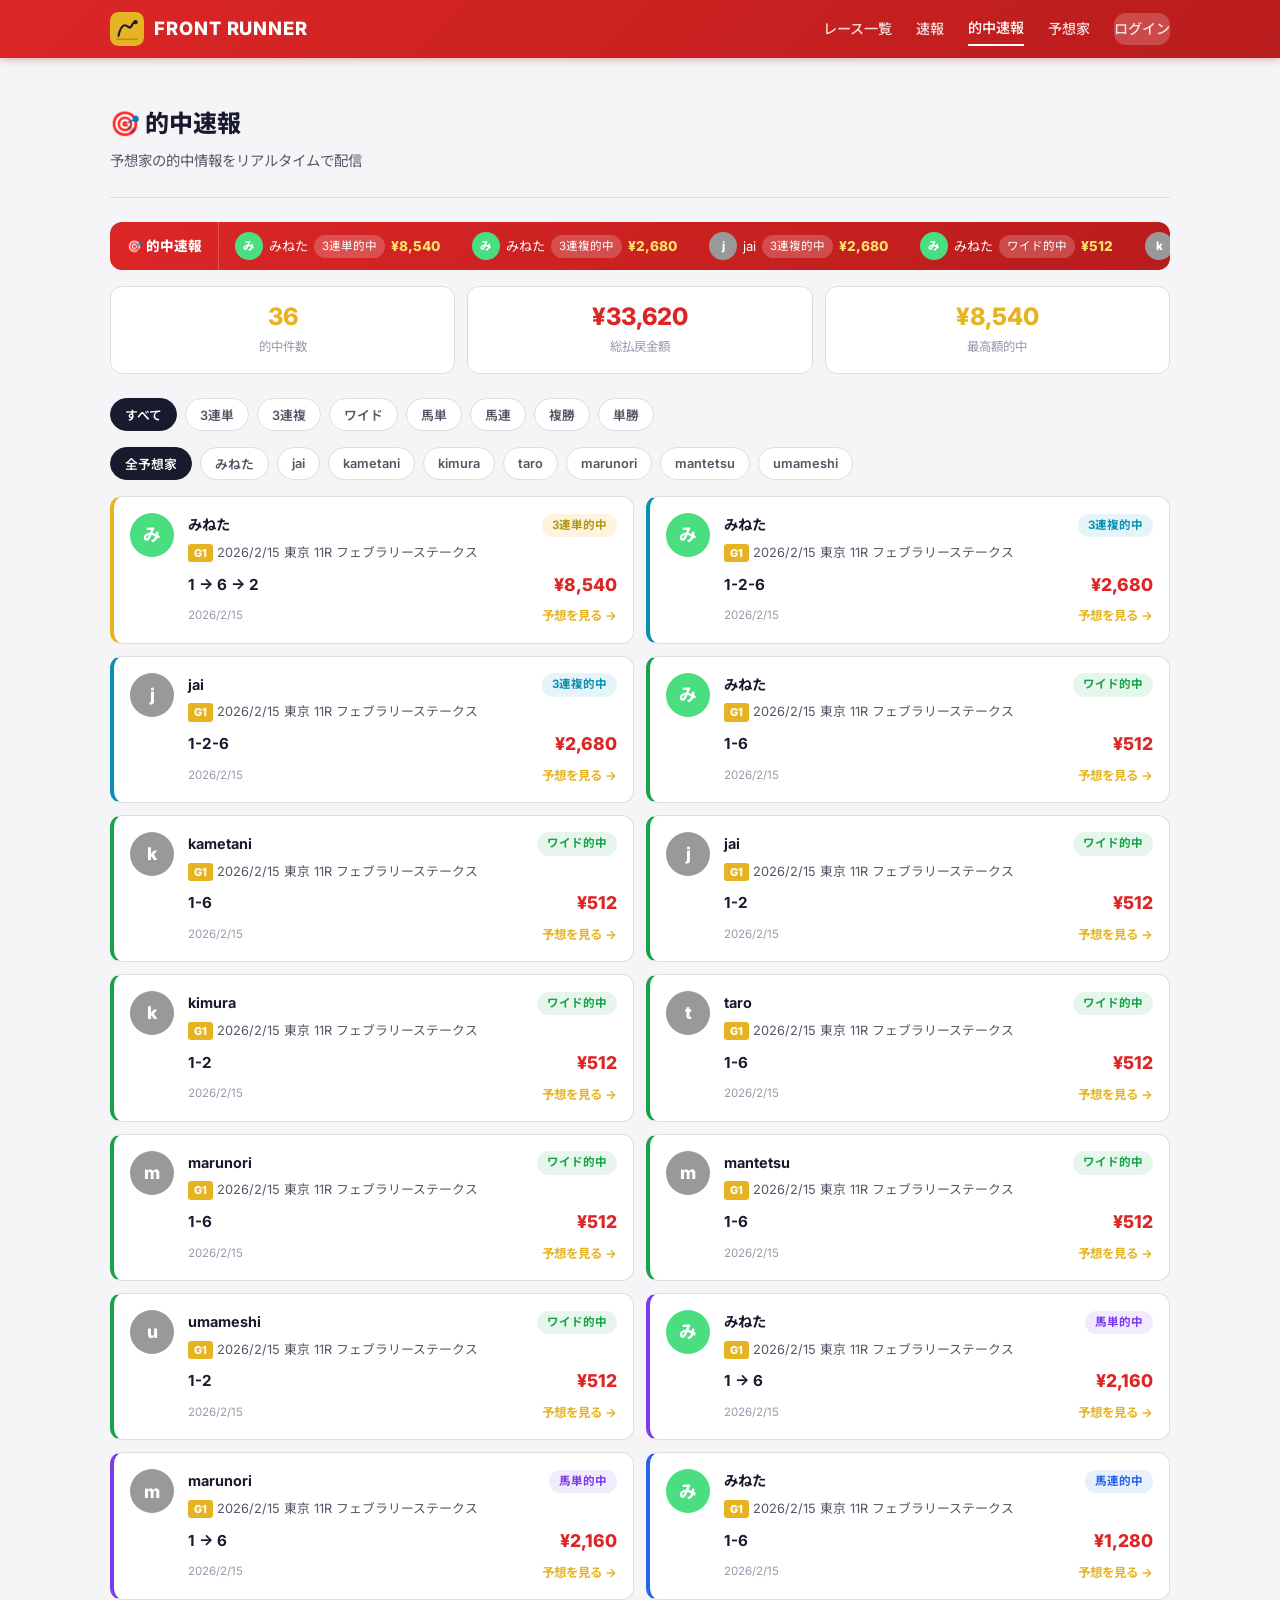
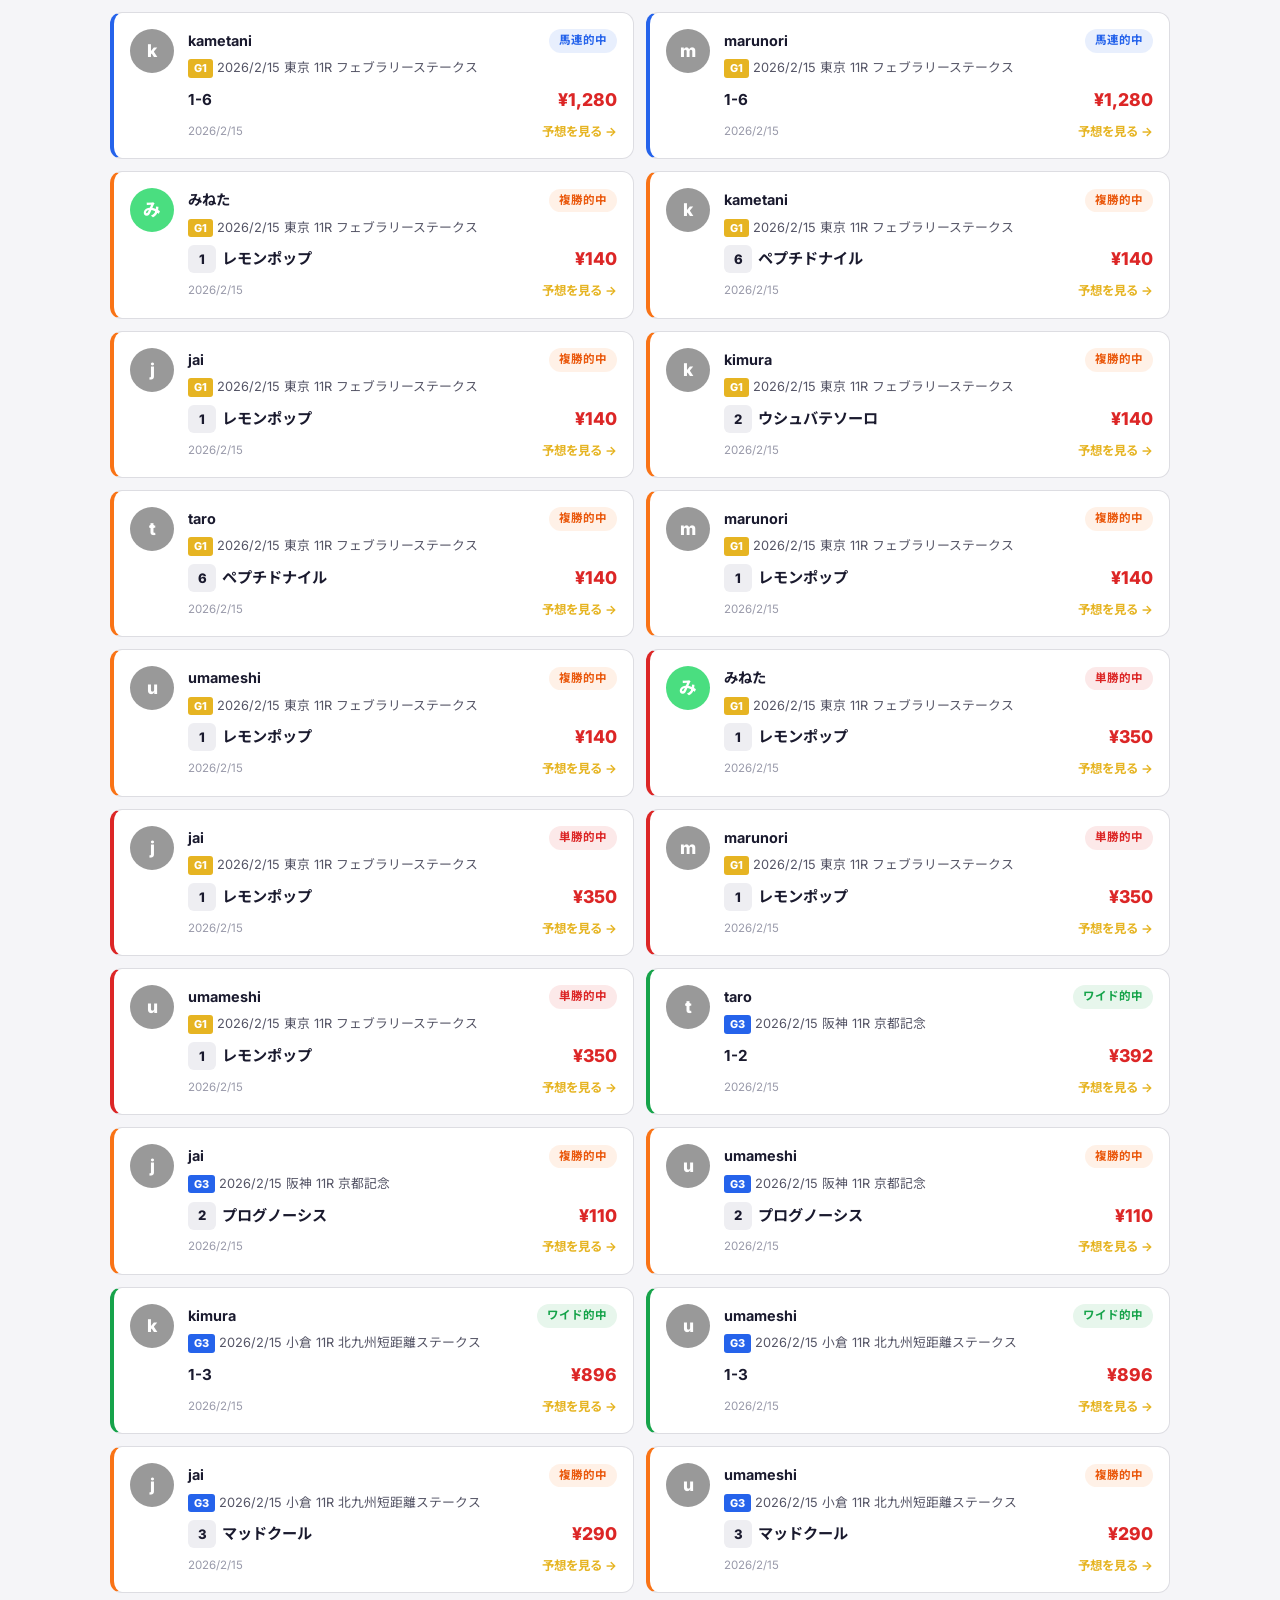
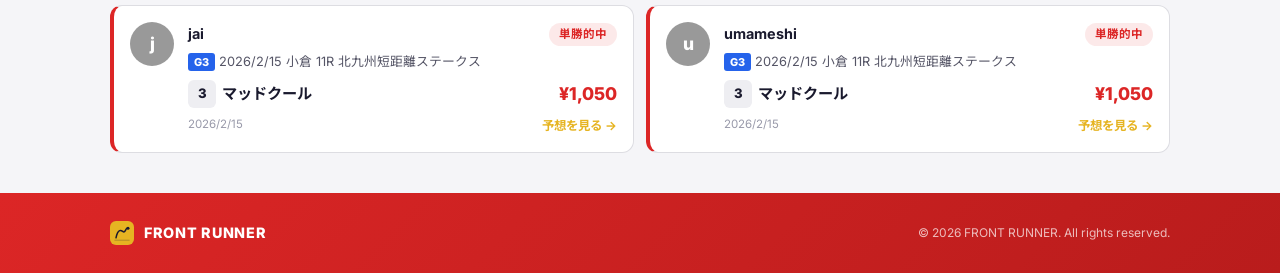
<file: hits.html>
<!DOCTYPE html>
<html lang="ja">
<head>
  <meta charset="UTF-8">
  <meta name="viewport" content="width=device-width, initial-scale=1.0">
  <title>FRONT RUNNER — 的中速報</title>
  <link rel="preconnect" href="https://fonts.googleapis.com">
  <link rel="preconnect" href="https://fonts.gstatic.com" crossorigin>
  <link href="https://fonts.googleapis.com/css2?family=Inter:wght@400;500;600;700;800;900&family=Noto+Sans+JP:wght@400;500;600;700;800;900&display=swap" rel="stylesheet">
  <link rel="stylesheet" href="style.css">
</head>
<body>
  <header class="navbar" id="navbar"></header>
  <main class="page-content">
    <div class="container" id="main"></div>
  </main>
  <footer class="site-footer" id="footer"></footer>
  <script src="app.js"></script>
</body>
</html>
</file>
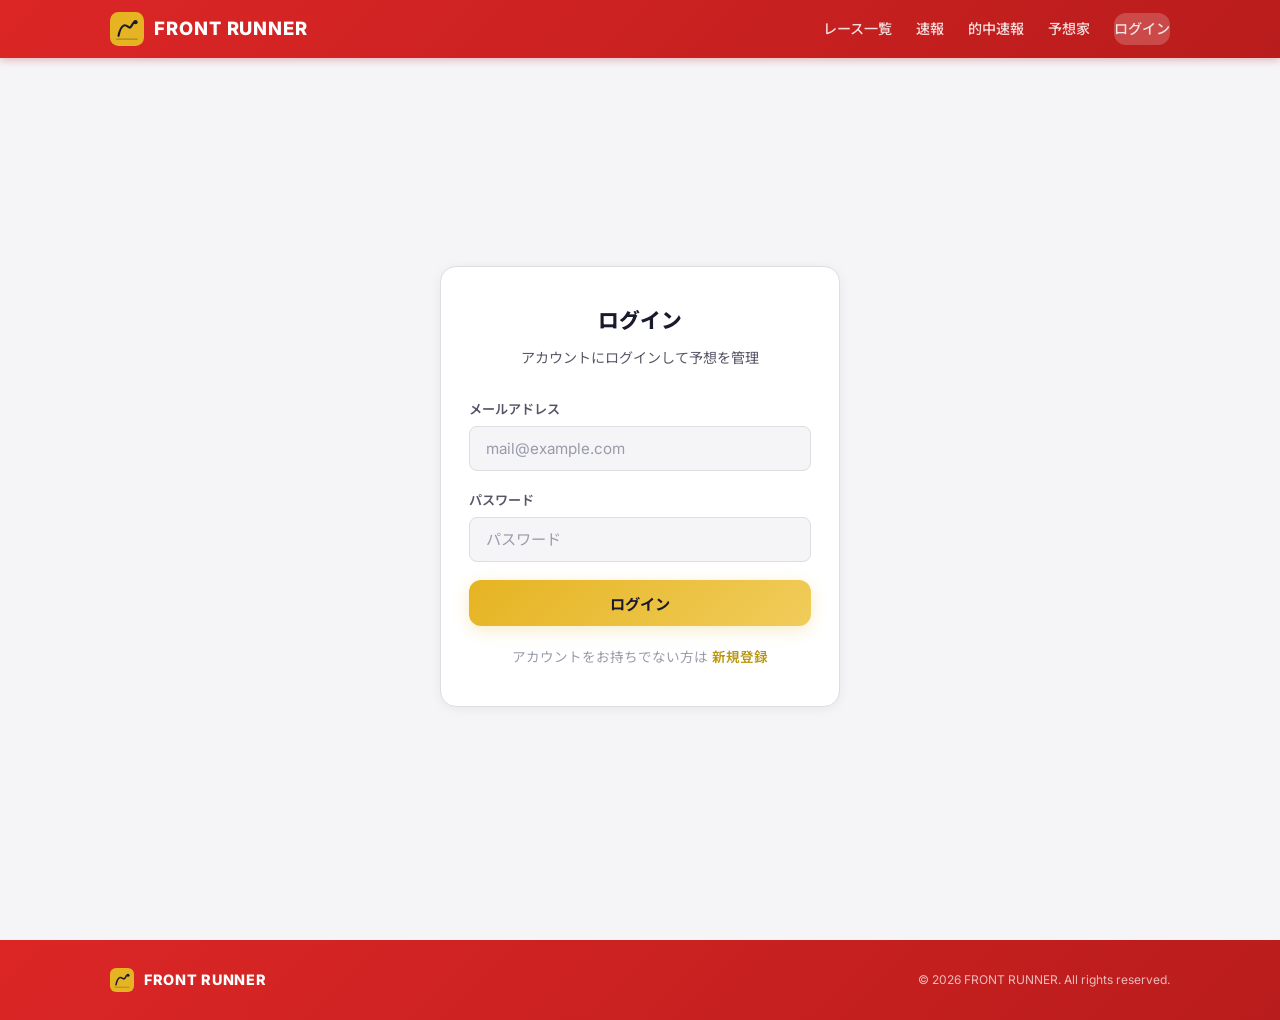
<file: login.html>
<!DOCTYPE html>
<html lang="ja">
<head>
  <meta charset="UTF-8">
  <meta name="viewport" content="width=device-width, initial-scale=1.0">
  <title>FRONT RUNNER — ログイン</title>
  <link rel="preconnect" href="https://fonts.googleapis.com">
  <link rel="preconnect" href="https://fonts.gstatic.com" crossorigin>
  <link href="https://fonts.googleapis.com/css2?family=Inter:wght@400;500;600;700;800;900&family=Noto+Sans+JP:wght@400;500;600;700;800;900&display=swap" rel="stylesheet">
  <link rel="stylesheet" href="style.css">
</head>
<body>
  <header class="navbar" id="navbar"></header>
  <main class="page-content">
    <div class="auth-page">
      <div class="auth-card">
        <h1 class="auth-title">ログイン</h1>
        <p class="auth-subtitle">アカウントにログインして予想を管理</p>
        <div class="auth-message" id="loginMsg"></div>
        <form id="loginForm">
          <div class="form-group">
            <label class="form-label" for="loginEmail">メールアドレス</label>
            <input class="form-input" type="email" id="loginEmail" placeholder="mail@example.com" required>
          </div>
          <div class="form-group">
            <label class="form-label" for="loginPassword">パスワード</label>
            <input class="form-input" type="password" id="loginPassword" placeholder="パスワード" required>
          </div>
          <button type="submit" class="btn btn-accent">ログイン</button>
        </form>
        <p class="auth-footer">
          アカウントをお持ちでない方は <a href="register.html">新規登録</a>
        </p>
      </div>
    </div>
  </main>
  <footer class="site-footer" id="footer"></footer>
  <script src="app.js"></script>
</body>
</html>
</file>
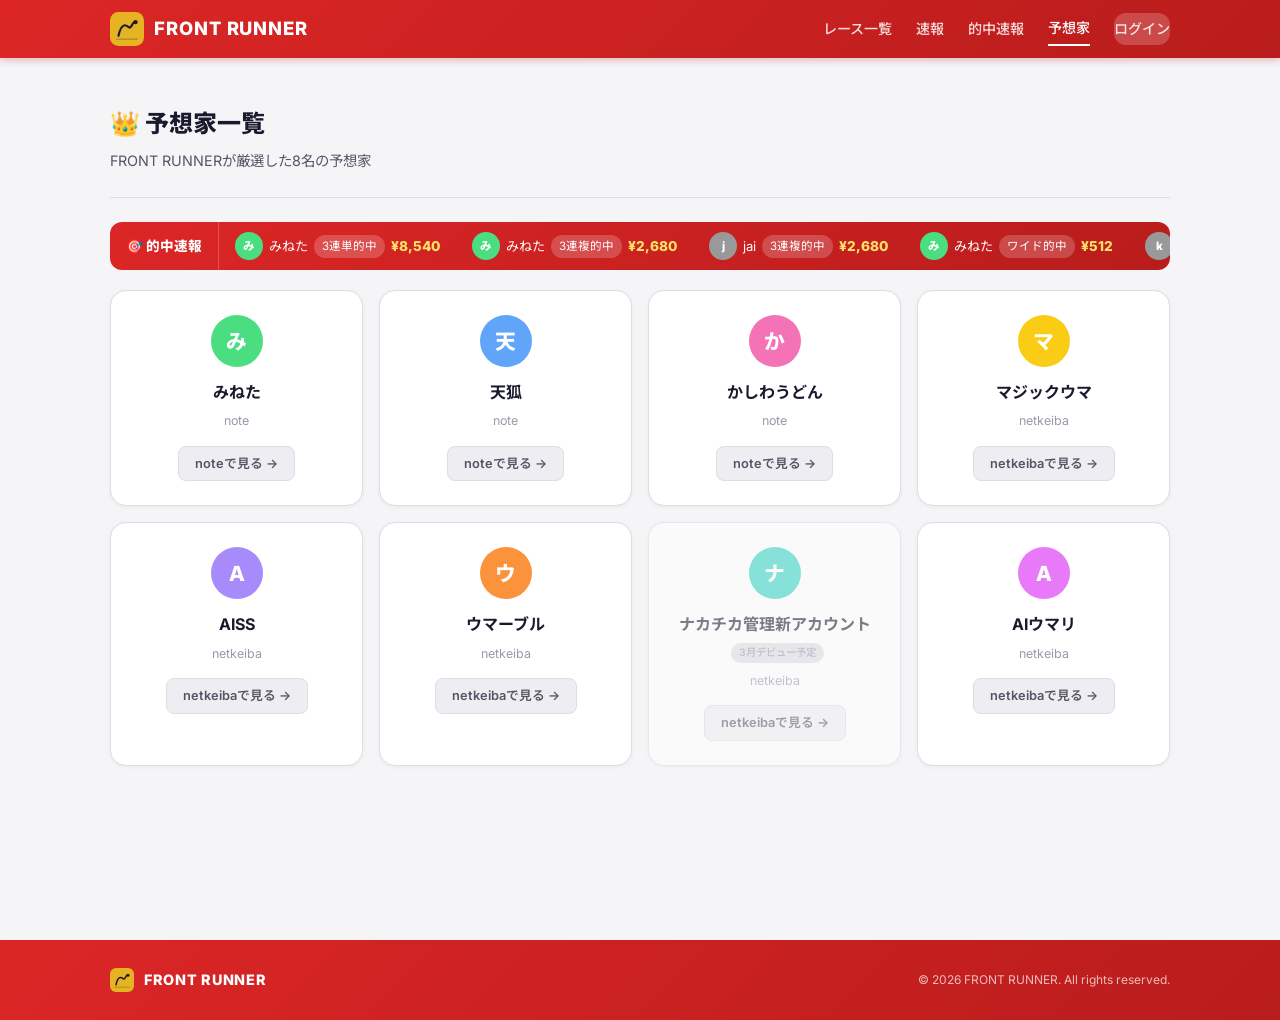
<file: predictors.html>
<!DOCTYPE html>
<html lang="ja">
<head>
  <meta charset="UTF-8">
  <meta name="viewport" content="width=device-width, initial-scale=1.0">
  <title>FRONT RUNNER — 予想家一覧</title>
  <link rel="preconnect" href="https://fonts.googleapis.com">
  <link rel="preconnect" href="https://fonts.gstatic.com" crossorigin>
  <link href="https://fonts.googleapis.com/css2?family=Inter:wght@400;500;600;700;800;900&family=Noto+Sans+JP:wght@400;500;600;700;800;900&display=swap" rel="stylesheet">
  <link rel="stylesheet" href="style.css">
</head>
<body>
  <header class="navbar" id="navbar"></header>
  <main class="page-content">
    <div class="container" id="main"></div>
  </main>
  <footer class="site-footer" id="footer"></footer>
  <script src="app.js"></script>
</body>
</html>
</file>
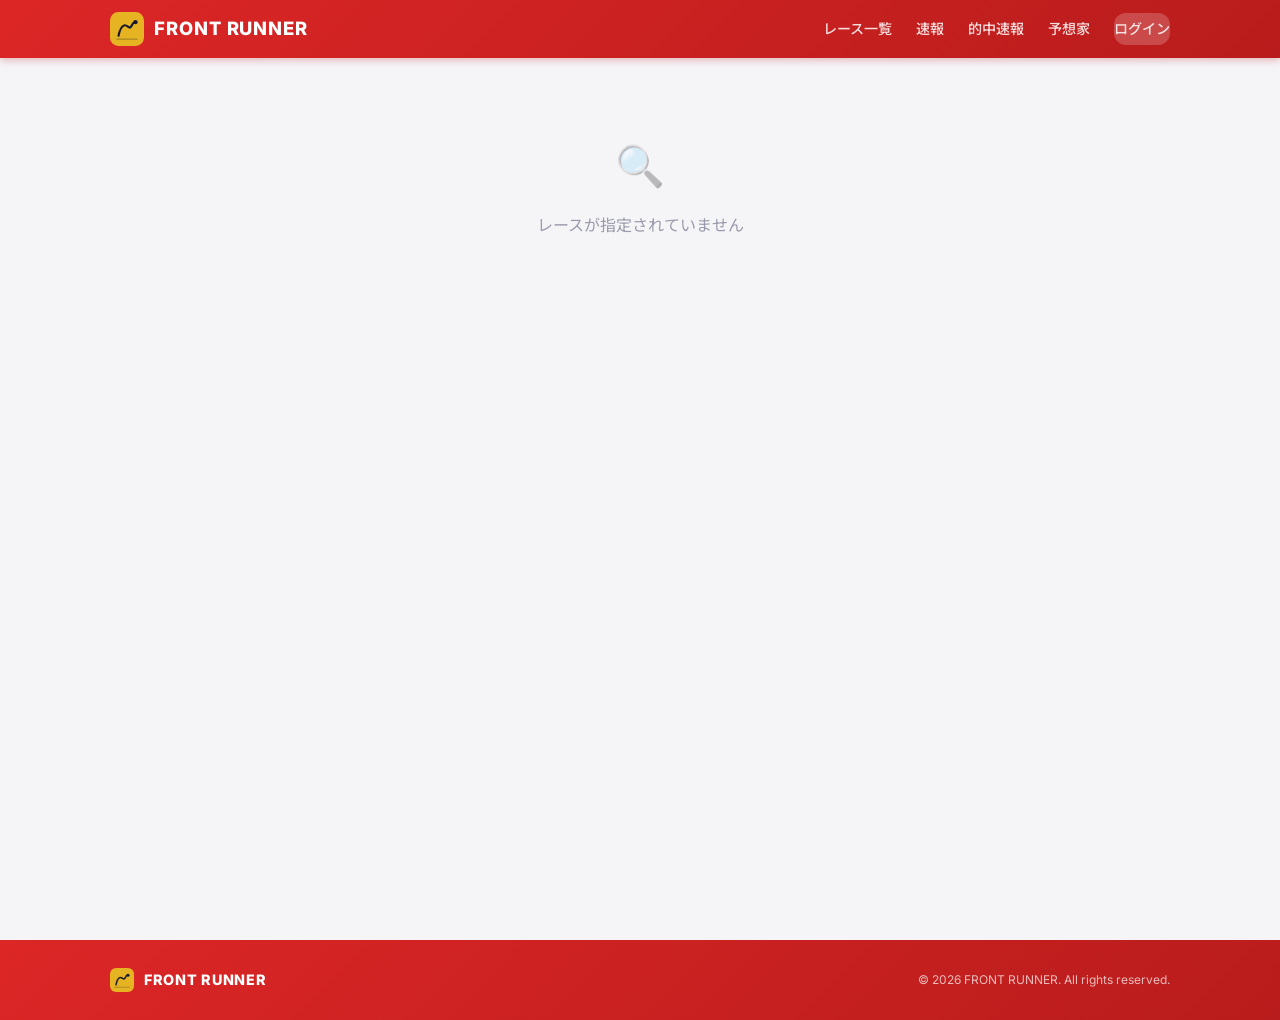
<file: race.html>
<!DOCTYPE html>
<html lang="ja">
<head>
  <meta charset="UTF-8">
  <meta name="viewport" content="width=device-width, initial-scale=1.0">
  <title>FRONT RUNNER — 出馬表</title>
  <link rel="preconnect" href="https://fonts.googleapis.com">
  <link rel="preconnect" href="https://fonts.gstatic.com" crossorigin>
  <link href="https://fonts.googleapis.com/css2?family=Inter:wght@400;500;600;700;800;900&family=Noto+Sans+JP:wght@400;500;600;700;800;900&display=swap" rel="stylesheet">
  <link rel="stylesheet" href="style.css">
</head>
<body>
  <header class="navbar" id="navbar"></header>
  <main class="page-content">
    <div class="container" id="main"></div>
  </main>
  <footer class="site-footer" id="footer"></footer>
  <script src="app.js"></script>
</body>
</html>
</file>
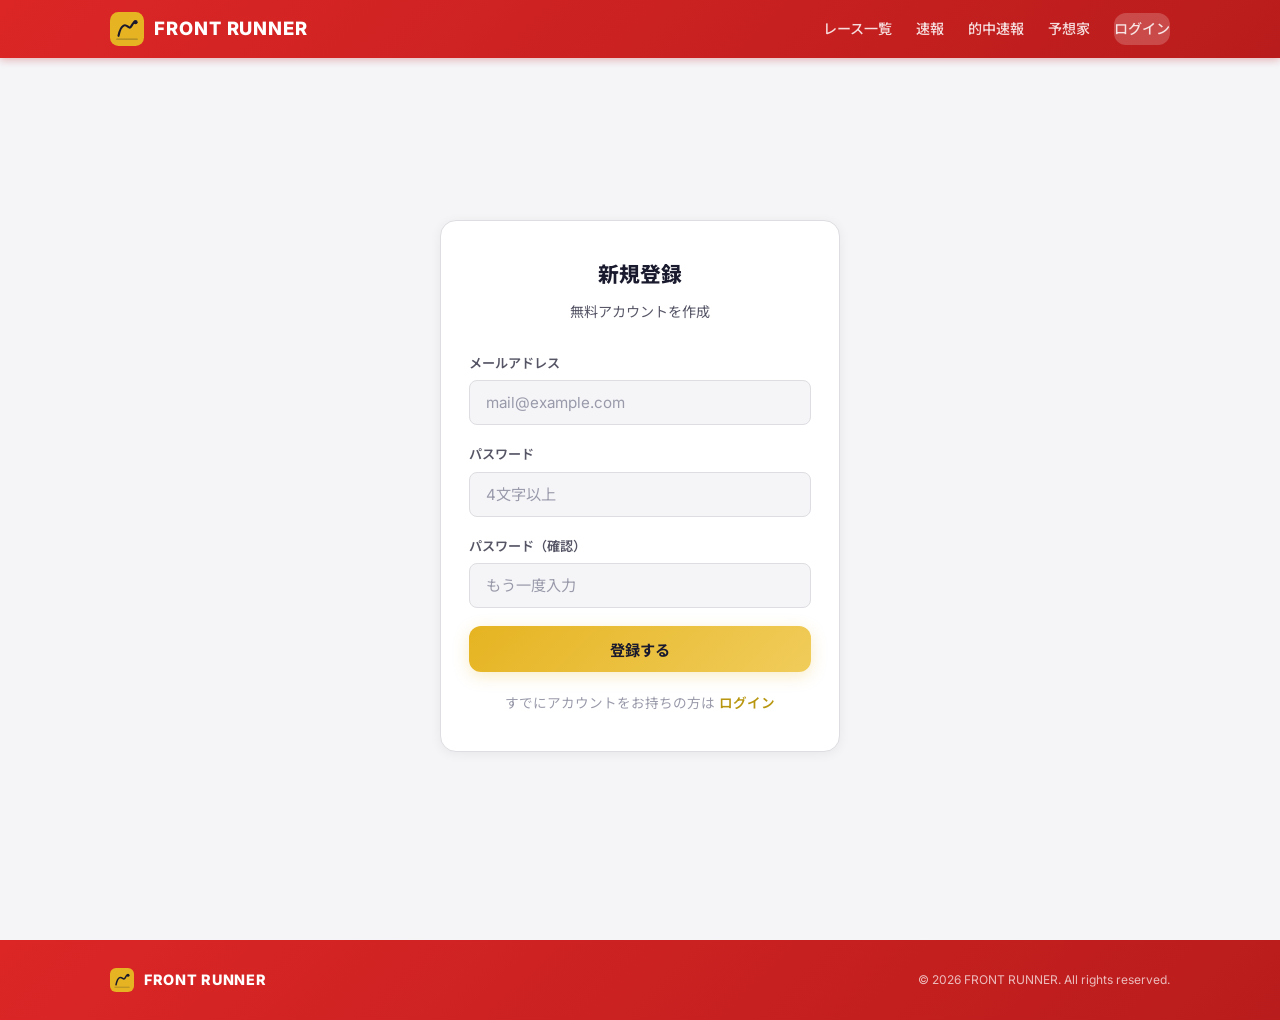
<file: register.html>
<!DOCTYPE html>
<html lang="ja">
<head>
  <meta charset="UTF-8">
  <meta name="viewport" content="width=device-width, initial-scale=1.0">
  <title>FRONT RUNNER — 新規登録</title>
  <link rel="preconnect" href="https://fonts.googleapis.com">
  <link rel="preconnect" href="https://fonts.gstatic.com" crossorigin>
  <link href="https://fonts.googleapis.com/css2?family=Inter:wght@400;500;600;700;800;900&family=Noto+Sans+JP:wght@400;500;600;700;800;900&display=swap" rel="stylesheet">
  <link rel="stylesheet" href="style.css">
</head>
<body>
  <header class="navbar" id="navbar"></header>
  <main class="page-content">
    <div class="auth-page">
      <div class="auth-card">
        <h1 class="auth-title">新規登録</h1>
        <p class="auth-subtitle">無料アカウントを作成</p>
        <div class="auth-message" id="registerMsg"></div>
        <form id="registerForm">
          <div class="form-group">
            <label class="form-label" for="regEmail">メールアドレス</label>
            <input class="form-input" type="email" id="regEmail" placeholder="mail@example.com" required>
          </div>
          <div class="form-group">
            <label class="form-label" for="regPassword">パスワード</label>
            <input class="form-input" type="password" id="regPassword" placeholder="4文字以上" required minlength="4">
          </div>
          <div class="form-group">
            <label class="form-label" for="regConfirm">パスワード（確認）</label>
            <input class="form-input" type="password" id="regConfirm" placeholder="もう一度入力" required>
          </div>
          <button type="submit" class="btn btn-accent">登録する</button>
        </form>
        <p class="auth-footer">
          すでにアカウントをお持ちの方は <a href="login.html">ログイン</a>
        </p>
      </div>
    </div>
  </main>
  <footer class="site-footer" id="footer"></footer>
  <script src="app.js"></script>
</body>
</html>
</file>
<file: style.css>
/* ===================================================
   FRONT RUNNER — 競馬厳選予想サイト（ライトテーマ）
   =================================================== */

/* ----- Reset ----- */
*, *::before, *::after {
  margin: 0;
  padding: 0;
  box-sizing: border-box;
}

:root {
  --primary: #1a1a2e;
  --primary-dark: #10101e;
  --primary-light: #2a2a45;
  --accent: #e6b422;
  --accent-dark: #b8960f;
  --accent-light: #f0cc5a;
  --gradient: linear-gradient(135deg, #e6b422, #f0cc5a);
  --gradient-text: linear-gradient(135deg, #b8960f, #e6b422, #b8960f);

  --bg: #f5f5f8;
  --bg-elevated: #ffffff;
  --bg-card: #ffffff;
  --bg-card-hover: #f0f0f5;
  --surface: #eeeef2;
  --border: #dddde2;
  --border-light: #cccccc;

  --text: #1a1a2e;
  --text-secondary: #555566;
  --text-muted: #999aaa;

  --positive: #16a34a;
  --negative: #dc2626;

  /* netkeiba-style table theme */
  --table-header-bg: #1e6e3e;
  --table-header-text: #ffffff;
  --table-row-even: #f7faf8;
  --table-row-hover: #eef5f0;
  --table-border: #d4ddd7;

  --container-px: 20px;
  --font-sans: 'Inter', 'Noto Sans JP', -apple-system, BlinkMacSystemFont, sans-serif;
  --radius-sm: 8px;
  --radius-md: 12px;
  --radius-lg: 16px;
  --ease: cubic-bezier(0.16, 1, 0.3, 1);
}

html {
  -webkit-font-smoothing: antialiased;
  -moz-osx-font-smoothing: grayscale;
}

body {
  font-family: var(--font-sans);
  background: var(--bg);
  color: var(--text);
  line-height: 1.7;
  overflow-x: hidden;
  min-height: 100vh;
}

a { text-decoration: none; color: inherit; }
ul { list-style: none; }
img { max-width: 100%; display: block; }

.container {
  max-width: 1100px;
  margin: 0 auto;
  padding: 0 var(--container-px);
}

.gold-text {
  background: var(--gradient-text);
  -webkit-background-clip: text;
  -webkit-text-fill-color: transparent;
  background-clip: text;
}

/* ===================================================
   NAVBAR
   =================================================== */
.navbar {
  position: fixed;
  top: 0;
  left: 0;
  right: 0;
  z-index: 1000;
  padding: 12px 0;
  background: linear-gradient(135deg, #dc2626, #b91c1c);
  backdrop-filter: none;
  border-bottom: none;
  box-shadow: 0 2px 8px rgba(185, 28, 28, 0.3);
}

.nav-container {
  display: flex;
  align-items: center;
  justify-content: space-between;
}

.logo {
  display: flex;
  align-items: center;
  gap: 10px;
  font-size: 1.15rem;
  font-weight: 800;
}

.logo-icon img,
.logo-icon svg {
  width: 34px;
  height: 34px;
}

.logo-text {
  color: #fff;
  letter-spacing: 0.05em;
}

.nav-links {
  display: flex;
  align-items: center;
  gap: 24px;
}

.nav-links a {
  font-size: 0.88rem;
  font-weight: 500;
  color: rgba(255,255,255,0.85);
  transition: color 0.2s;
  padding: 4px 0;
}

.nav-links a:hover,
.nav-links a.active {
  color: #fff;
}

.nav-links a.active {
  color: #fff;
  border-bottom: 2px solid #fff;
}

.nav-user-btn {
  display: inline-flex;
  align-items: center;
  gap: 6px;
  background: rgba(255,255,255,0.2);
  color: #fff;
  padding: 7px 18px;
  border-radius: var(--radius-md);
  font-weight: 700;
  font-size: 0.85rem;
  border: none;
  cursor: pointer;
  transition: box-shadow 0.3s;
}

.nav-user-btn:hover {
  box-shadow: 0 4px 16px rgba(0,0,0,0.15);
}

.nav-user-info {
  display: inline-flex;
  align-items: center;
  gap: 8px;
  font-size: 0.88rem;
  color: #fff;
  font-weight: 600;
}

.nav-user-info .user-icon {
  width: 28px;
  height: 28px;
  border-radius: 50%;
  background: rgba(255,255,255,0.2);
  border: 1px solid rgba(255,255,255,0.3);
  display: flex;
  align-items: center;
  justify-content: center;
  font-size: 0.75rem;
  color: #fff;
}

.nav-logout {
  font-size: 0.78rem;
  color: rgba(255,255,255,0.6);
  cursor: pointer;
  margin-left: 4px;
}

.nav-logout:hover {
  color: var(--negative);
}

.mobile-toggle {
  display: none;
  background: none;
  border: none;
  cursor: pointer;
  flex-direction: column;
  gap: 5px;
  padding: 4px;
}

.mobile-toggle span {
  display: block;
  width: 22px;
  height: 2px;
  background: #fff;
  border-radius: 2px;
  transition: all 0.3s var(--ease);
}

/* ===================================================
   PAGE CONTENT
   =================================================== */
.page-content {
  padding-top: 72px;
  min-height: 100vh;
}

.page-header {
  padding: 32px 0 24px;
  border-bottom: 1px solid var(--border);
  margin-bottom: 24px;
}

.page-title {
  font-size: 1.5rem;
  font-weight: 800;
  display: flex;
  align-items: center;
  gap: 10px;
}

.page-subtitle {
  font-size: 0.9rem;
  color: var(--text-secondary);
  margin-top: 4px;
}

.date-badge {
  display: inline-flex;
  align-items: center;
  gap: 6px;
  font-size: 0.8rem;
  font-weight: 600;
  color: var(--accent-dark);
  background: rgba(230, 180, 34, 0.12);
  border: 1px solid rgba(230, 180, 34, 0.25);
  padding: 4px 14px;
  border-radius: 100px;
}

/* ===================================================
   VENUE TABS (index.html)
   =================================================== */
.venue-tabs {
  display: flex;
  gap: 0;
  margin-bottom: 20px;
  border-bottom: 2px solid var(--border);
}

.venue-tab {
  display: inline-flex;
  align-items: center;
  gap: 6px;
  padding: 10px 20px;
  font-size: 0.92rem;
  font-weight: 700;
  color: var(--text-muted);
  cursor: pointer;
  border-bottom: 2px solid transparent;
  margin-bottom: -2px;
  transition: all 0.2s;
  background: none;
  border-top: none;
  border-left: none;
  border-right: none;
  font-family: var(--font-sans);
}

.venue-tab:hover {
  color: var(--text-secondary);
}

.venue-tab.active {
  color: var(--accent-dark);
  border-bottom-color: var(--accent);
}

.venue-tab .tab-count {
  font-size: 0.7rem;
  font-weight: 600;
  background: var(--surface);
  color: var(--text-muted);
  padding: 1px 7px;
  border-radius: 100px;
}

.venue-tab.active .tab-count {
  background: rgba(230, 180, 34, 0.15);
  color: var(--accent-dark);
}

.venue-panel {
  display: none;
}

.venue-panel.active {
  display: block;
}

/* ===================================================
   RACE LIST (index.html) — 3カラムレイアウト
   =================================================== */
.venue-name {
  font-size: 1.1rem;
  font-weight: 700;
}

.venue-badge {
  font-size: 0.7rem;
  color: var(--text-muted);
  background: var(--surface);
  padding: 2px 10px;
  border-radius: 100px;
}

/* PC用3カラムグリッド */
.venues-grid {
  display: grid;
  grid-template-columns: repeat(3, 1fr);
  gap: 16px;
  align-items: start;
}

.venue-column {
  background: var(--bg-card);
  border: 1px solid var(--border);
  border-radius: var(--radius-md);
  overflow: hidden;
  box-shadow: 0 1px 4px rgba(0, 0, 0, 0.05);
}

.venue-column-header {
  display: flex;
  align-items: center;
  justify-content: space-between;
  padding: 12px 16px;
  background: var(--surface);
  border-bottom: 1px solid var(--border);
  font-weight: 700;
}

/* 各レース行 */
.race-row {
  display: flex;
  align-items: center;
  gap: 8px;
  padding: 10px 16px;
  border-bottom: 1px solid var(--border);
  transition: background 0.15s;
  font-size: 0.85rem;
}

.race-row:last-child {
  border-bottom: none;
}

.race-row:hover {
  background: var(--bg-card-hover);
}

.race-row.grade-G1 {
  background: rgba(230, 180, 34, 0.06);
}

.race-row.grade-G1:hover {
  background: rgba(230, 180, 34, 0.12);
}

.race-row.grade-G2 {
  background: rgba(220, 38, 38, 0.04);
}

.race-row.grade-G3 {
  background: rgba(59, 130, 246, 0.04);
}

.race-row-num {
  font-weight: 800;
  font-size: 0.8rem;
  color: var(--text-muted);
  min-width: 28px;
}

.race-row.grade-G1 .race-row-num {
  color: var(--accent-dark);
}

.race-row-name {
  flex: 1;
  font-weight: 600;
  white-space: nowrap;
  overflow: hidden;
  text-overflow: ellipsis;
  min-width: 0;
}

.race-row-dist {
  font-size: 0.75rem;
  color: var(--text-muted);
  white-space: nowrap;
}

.race-row-time {
  font-size: 0.78rem;
  font-weight: 600;
  color: var(--text-secondary);
  white-space: nowrap;
}

.race-grade {
  display: inline-block;
  font-size: 0.6rem;
  font-weight: 800;
  padding: 1px 5px;
  border-radius: 3px;
  margin-right: 4px;
  vertical-align: middle;
}

.race-grade.G1 {
  background: var(--accent);
  color: var(--primary);
}

.race-grade.G2 {
  background: #dc2626;
  color: #fff;
}

.race-grade.G3 {
  background: #3b82f6;
  color: #fff;
}

/* Legacy support for race detail page */
.race-name {
  font-size: 0.92rem;
  font-weight: 700;
}

.race-meta {
  font-size: 0.78rem;
  color: var(--text-muted);
  display: flex;
  gap: 8px;
  margin-top: 2px;
}

/* ===================================================
   RACE DETAIL (race.html) — 出馬表
   =================================================== */
.race-header {
  padding: 24px 0 20px;
  border-bottom: 1px solid var(--border);
  margin-bottom: 20px;
}

.race-header-top {
  display: flex;
  align-items: center;
  gap: 12px;
  margin-bottom: 8px;
  flex-wrap: wrap;
}

.race-header .race-name {
  font-size: 1.4rem;
  font-weight: 800;
}

.race-header .race-meta-detail {
  display: flex;
  gap: 16px;
  font-size: 0.88rem;
  color: var(--text-secondary);
}

.back-link {
  display: inline-flex;
  align-items: center;
  gap: 6px;
  font-size: 0.85rem;
  color: var(--text-muted);
  margin-bottom: 16px;
  transition: color 0.2s;
}

.back-link:hover {
  color: var(--accent-dark);
}

.result-link-btn {
  display: inline-flex;
  align-items: center;
  gap: 6px;
  margin-top: 12px;
  padding: 8px 18px;
  background: var(--surface);
  border: 1px solid var(--border);
  border-radius: var(--radius-sm);
  font-size: 0.82rem;
  font-weight: 600;
  color: var(--text-secondary);
  transition: all 0.2s;
}

.result-link-btn:hover {
  border-color: var(--accent-dark);
  color: var(--accent-dark);
  background: rgba(230, 180, 34, 0.06);
}

/* 出馬表テーブル */
.entries-table-wrapper {
  overflow-x: auto;
  -webkit-overflow-scrolling: touch;
  margin-bottom: 28px;
  border-radius: var(--radius-md);
  border: 1px solid var(--border);
  box-shadow: 0 1px 4px rgba(0, 0, 0, 0.05);
  background: var(--bg-card);
}

.entries-table {
  width: 100%;
  border-collapse: collapse;
  font-size: 0.85rem;
  min-width: 1200px;
}

.entries-table thead {
  background: var(--surface);
  position: sticky;
  top: 0;
  z-index: 2;
}

.entries-table th {
  padding: 10px 8px;
  font-weight: 700;
  font-size: 0.75rem;
  color: var(--text-muted);
  text-align: center;
  white-space: nowrap;
  border-bottom: 1px solid var(--border);
}

.entries-table th.col-horse {
  text-align: left;
  padding-left: 12px;
}

.entries-table td {
  padding: 10px 8px;
  text-align: center;
  border-bottom: 1px solid var(--border);
  white-space: nowrap;
}

.entries-table td.col-horse {
  text-align: left;
  padding-left: 12px;
  font-weight: 600;
}

.entries-table tbody tr:nth-child(even) {
  background: #f8f8fc;
}

.entries-table tbody tr:hover {
  background: #fbf4d5;
}

.entries-table tbody tr:last-child td {
  border-bottom: none;
}

/* sticky 枠+馬番 */
.sticky-col {
  position: sticky;
  z-index: 1;
  background: var(--bg-card);
}
.entries-table thead .sticky-col {
  background: var(--surface);
  z-index: 3;
}
.col-waku { left: 0; min-width: 36px; max-width: 36px; }
.col-umaban { left: 36px; min-width: 36px; max-width: 36px; }
.entries-table tbody tr:nth-child(even) .sticky-col { background: #f8f8fc; }
.entries-table tbody tr:hover .sticky-col { background: var(--table-row-hover); }
.col-umaban::after {
  content: '';
  position: absolute;
  top: 0; right: -4px; bottom: 0; width: 4px;
  background: linear-gradient(to right, rgba(0,0,0,0.06), transparent);
  pointer-events: none;
}

/* 枠番バッジ */
.waku-badge {
  display: inline-flex;
  align-items: center;
  justify-content: center;
  width: 26px;
  height: 26px;
  border-radius: 6px;
  font-weight: 800;
  font-size: 0.78rem;
  line-height: 1;
}

/* 馬番 */
.horse-num {
  display: inline-flex;
  align-items: center;
  justify-content: center;
  width: 28px;
  height: 28px;
  border-radius: 6px;
  font-weight: 800;
  font-size: 0.82rem;
  background: var(--surface);
  color: var(--text);
}

/* オッズ / 人気 */
.odds-val {
  color: var(--text-secondary);
}

.pop-val {
  display: inline-flex;
  align-items: center;
  justify-content: center;
  width: 24px;
  height: 24px;
  border-radius: 50%;
  font-size: 0.72rem;
  font-weight: 700;
}

.pop-1 { background: rgba(230, 180, 34, 0.2); color: var(--accent-dark); }
.pop-2 { background: rgba(59, 130, 246, 0.12); color: #3b82f6; }
.pop-3 { background: rgba(236, 72, 153, 0.12); color: #ec4899; }

/* テン指数カラム */
.ten-index {
  font-weight: 700;
  font-size: 0.82rem;
}
.ten-index.ten-front { color: #dc2626; }           /* 逃げ（30台）赤 */
.ten-index.ten-middle { color: var(--text-secondary); } /* 中間 */
.ten-index.ten-back { color: #2563eb; }             /* 追い込み（60台）青 */

/* 予想家の印カラム（マイ印で使用） */
.mark-honmei { color: #dc2626; }   /* ◎ 本命 — 赤 */
.mark-taikou { color: #2563eb; }   /* ○ 対抗 — 青 */
.mark-tanana { color: #16a34a; }   /* ▲ 単穴 — 緑 */
.mark-renka  { color: #ea580c; }   /* △ 連下 — オレンジ */

/* マイ印 */
.my-mark-cell {
  cursor: pointer;
  user-select: none;
  min-width: 36px;
  font-size: 1.1rem;
  font-weight: 900;
  transition: transform 0.15s;
}

.my-mark-cell:hover {
  transform: scale(1.2);
}

.my-mark-cell:active {
  transform: scale(0.95);
}

.th-my-mark {
  writing-mode: vertical-rl;
  text-orientation: mixed;
  padding: 8px 4px !important;
  font-size: 0.78rem !important;
  min-width: 32px;
  max-width: 36px;
  letter-spacing: 0.05em;
  color: var(--accent-dark) !important;
}

/* 購入リンクセクション */
.purchase-section {
  margin-top: 28px;
  padding: 20px;
  background: var(--bg-card);
  border: 1px solid var(--border);
  border-radius: var(--radius-md);
  box-shadow: 0 1px 4px rgba(0, 0, 0, 0.05);
}

.purchase-title {
  font-size: 0.95rem;
  font-weight: 700;
  margin-bottom: 14px;
  color: var(--text-secondary);
}

.purchase-grid {
  display: grid;
  grid-template-columns: repeat(2, 1fr);
  gap: 10px;
}

.purchase-card {
  display: flex;
  align-items: center;
  gap: 10px;
  padding: 10px 14px;
  background: var(--surface);
  border: 1px solid var(--border);
  border-radius: var(--radius-sm);
  transition: all 0.2s;
}

a.purchase-card:hover {
  border-color: var(--accent-dark);
  background: rgba(230, 180, 34, 0.06);
}

.purchase-card.coming-soon {
  opacity: 0.5;
  cursor: default;
}

.purchase-avatar {
  width: 32px;
  height: 32px;
  border-radius: 50%;
  display: flex;
  align-items: center;
  justify-content: center;
  font-size: 0.85rem;
  font-weight: 800;
  color: #fff;
  flex-shrink: 0;
}

.purchase-card-body {
  display: flex;
  flex-direction: column;
  min-width: 0;
}

.purchase-name {
  font-size: 0.82rem;
  font-weight: 700;
  color: var(--text);
  white-space: nowrap;
  overflow: hidden;
  text-overflow: ellipsis;
}

.purchase-platform {
  font-size: 0.72rem;
  font-weight: 600;
  color: var(--accent-dark);
}

.coming-soon-badge {
  font-size: 0.68rem;
  font-weight: 600;
  color: var(--text-muted);
  background: var(--border);
  padding: 1px 8px;
  border-radius: 100px;
}

/* ===================================================
   VENUE HEADER INLINE (PC all-venues display)
   =================================================== */
.venue-header-inline {
  display: none;
  align-items: center;
  gap: 10px;
  margin-bottom: 14px;
  padding-bottom: 10px;
  border-bottom: 1px solid var(--border);
}

/* ===================================================
   RESULTS PAGE (速報)
   =================================================== */
.results-venue {
  margin-bottom: 32px;
}

.results-venue .venue-header-inline {
  display: flex;
}

.results-list {
  display: flex;
  flex-direction: column;
  gap: 12px;
}

.result-card {
  background: var(--bg-card);
  border: 1px solid var(--border);
  border-radius: var(--radius-md);
  overflow: hidden;
  box-shadow: 0 1px 3px rgba(0, 0, 0, 0.04);
}

.result-card-G1 {
  border-color: rgba(230, 180, 34, 0.4);
  box-shadow: 0 2px 8px rgba(230, 180, 34, 0.1);
}

.result-card-header {
  display: flex;
  align-items: center;
  gap: 8px;
  padding: 12px 16px;
  background: var(--surface);
  border-bottom: 1px solid var(--border);
}

.result-race-number {
  font-size: 0.82rem;
  font-weight: 800;
  color: var(--text-secondary);
  min-width: 28px;
}

.result-card-G1 .result-race-number {
  color: var(--accent-dark);
}

.result-race-name {
  font-size: 0.88rem;
  font-weight: 700;
  flex: 1;
  min-width: 0;
  white-space: nowrap;
  overflow: hidden;
  text-overflow: ellipsis;
}

.result-race-meta {
  font-size: 0.72rem;
  color: var(--text-muted);
  white-space: nowrap;
}

.result-to-shutsuba {
  font-size: 0.72rem;
  font-weight: 600;
  color: var(--text-muted);
  white-space: nowrap;
  transition: color 0.2s;
}

.result-to-shutsuba:hover {
  color: var(--accent-dark);
}

/* 結果ボディ */
.result-body {
  padding: 12px 16px;
}

/* 着順テーブル */
.result-placings-table {
  margin-bottom: 10px;
}

.rp-row {
  display: flex;
  align-items: center;
  gap: 10px;
  padding: 6px 0;
  font-size: 0.85rem;
  border-bottom: 1px solid var(--border);
}

.rp-row:last-child {
  border-bottom: none;
}

.rp-rank {
  font-weight: 800;
  font-size: 0.9rem;
  min-width: 32px;
  text-align: center;
}

.rp-rank small {
  font-size: 0.65rem;
  font-weight: 600;
}

.rp-rank-1 .rp-rank {
  color: var(--accent-dark);
}

.rp-rank-2 .rp-rank {
  color: #3b82f6;
}

.rp-rank-3 .rp-rank {
  color: #cd7f32;
}

.rp-num {
  font-weight: 800;
  font-size: 0.82rem;
  background: var(--surface);
  width: 26px;
  height: 26px;
  display: flex;
  align-items: center;
  justify-content: center;
  border-radius: 6px;
  flex-shrink: 0;
}

.rp-name {
  font-weight: 700;
  flex: 1;
  min-width: 0;
}

.rp-jockey {
  font-size: 0.75rem;
  color: var(--text-muted);
  white-space: nowrap;
}

.rp-pop {
  font-size: 0.72rem;
  font-weight: 600;
  color: var(--text-muted);
  white-space: nowrap;
}

.rp-rank-1 .rp-name {
  color: var(--accent-dark);
}

/* 払戻金グリッド */
.result-payouts-grid {
  display: flex;
  flex-wrap: wrap;
  gap: 6px;
  margin-bottom: 10px;
  padding-top: 10px;
  border-top: 1px solid var(--border);
}

.rp-payout {
  display: inline-flex;
  align-items: center;
  gap: 4px;
  font-size: 0.75rem;
  background: var(--surface);
  padding: 4px 10px;
  border-radius: 4px;
}

.rp-payout-type {
  color: var(--text-muted);
  font-weight: 600;
}

.rp-payout-amount {
  font-weight: 800;
  color: var(--text);
}

/* 予想家的中情報 */
.result-hits {
  display: flex;
  align-items: center;
  gap: 8px;
  flex-wrap: wrap;
  padding-top: 10px;
  border-top: 1px solid var(--border);
}

.result-hits-label {
  font-size: 0.72rem;
  font-weight: 700;
  color: var(--text-muted);
}

.result-hit-tag {
  display: inline-flex;
  align-items: center;
  gap: 4px;
  font-size: 0.75rem;
  font-weight: 600;
  background: rgba(22, 163, 74, 0.08);
  border: 1px solid rgba(22, 163, 74, 0.2);
  color: var(--positive);
  padding: 3px 10px;
  border-radius: 100px;
}

.result-hit-tag .dot {
  width: 7px;
  height: 7px;
  border-radius: 50%;
  flex-shrink: 0;
}

.result-hit-tag small {
  font-size: 0.65rem;
  opacity: 0.8;
}

.result-pending {
  text-align: center;
  padding: 20px 16px;
  color: var(--text-muted);
  font-size: 0.85rem;
}

/* 速報一覧カードリンク */
.result-card-link {
  display: block;
  text-decoration: none;
  color: inherit;
  background: var(--bg-card);
  border: 1px solid var(--border);
  border-radius: var(--radius-md);
  overflow: hidden;
  box-shadow: 0 1px 3px rgba(0, 0, 0, 0.04);
  transition: all 0.2s;
}

.result-card-link:hover {
  border-color: var(--accent-dark);
  box-shadow: 0 3px 12px rgba(0, 0, 0, 0.08);
  transform: translateY(-1px);
}

.result-card-link.result-card-G1 {
  border-color: rgba(230, 180, 34, 0.4);
}

.result-card-link.result-card-G1:hover {
  border-color: var(--accent);
  box-shadow: 0 3px 12px rgba(230, 180, 34, 0.15);
}

/* 個別レース結果ページ */
.result-detail-header {
  padding: 24px 0 20px;
  border-bottom: 1px solid var(--border);
  margin-bottom: 20px;
}

.result-detail-header .race-name {
  font-size: 1.4rem;
  font-weight: 800;
}

.result-detail-header .race-meta-detail {
  display: flex;
  gap: 16px;
  font-size: 0.88rem;
  color: var(--text-secondary);
}

.result-detail-body {
  background: var(--bg-card);
  border: 1px solid var(--border);
  border-radius: var(--radius-md);
  padding: 16px;
  box-shadow: 0 1px 4px rgba(0, 0, 0, 0.05);
}

/* ===================================================
   PREDICTORS PAGE
   =================================================== */
.predictors-grid {
  display: grid;
  grid-template-columns: repeat(auto-fill, minmax(240px, 1fr));
  gap: 16px;
  margin-top: 20px;
}

.predictor-card {
  background: var(--bg-card);
  border: 1px solid var(--border);
  border-radius: var(--radius-lg);
  padding: 24px 20px;
  text-align: center;
  transition: all 0.3s var(--ease);
  box-shadow: 0 1px 4px rgba(0, 0, 0, 0.05);
}

.predictor-card:hover {
  border-color: var(--border-light);
  transform: translateY(-3px);
  box-shadow: 0 6px 20px rgba(0, 0, 0, 0.08);
}

.predictor-avatar {
  width: 52px;
  height: 52px;
  border-radius: 50%;
  display: flex;
  align-items: center;
  justify-content: center;
  font-size: 1.3rem;
  font-weight: 800;
  color: #fff;
  margin: 0 auto 12px;
}

.predictor-name {
  font-size: 1rem;
  font-weight: 700;
  margin-bottom: 4px;
}

.predictor-platform {
  font-size: 0.78rem;
  color: var(--text-muted);
  margin-bottom: 14px;
}

.predictor-link {
  display: inline-flex;
  align-items: center;
  gap: 6px;
  padding: 6px 16px;
  background: var(--surface);
  border: 1px solid var(--border);
  border-radius: var(--radius-sm);
  font-size: 0.8rem;
  font-weight: 600;
  color: var(--text-secondary);
  transition: all 0.2s;
}

.predictor-link:hover {
  border-color: var(--accent-dark);
  color: var(--accent-dark);
}

.predictor-coming-soon {
  opacity: 0.55;
}

.predictor-coming-soon .predictor-coming-soon {
  opacity: 1;
}

span.predictor-coming-soon {
  display: inline-block;
  font-size: 0.65rem;
  font-weight: 600;
  color: var(--text-muted);
  background: var(--border);
  padding: 1px 8px;
  border-radius: 100px;
  margin-left: 6px;
  vertical-align: middle;
}

/* ===================================================
   AUTH PAGES (login / register)
   =================================================== */
.auth-page {
  display: flex;
  align-items: center;
  justify-content: center;
  min-height: calc(100vh - 72px);
  padding: 40px 20px;
}

.auth-card {
  width: 100%;
  max-width: 400px;
  background: var(--bg-card);
  border: 1px solid var(--border);
  border-radius: var(--radius-lg);
  padding: 36px 28px;
  box-shadow: 0 2px 12px rgba(0, 0, 0, 0.06);
}

.auth-title {
  font-size: 1.3rem;
  font-weight: 800;
  text-align: center;
  margin-bottom: 8px;
}

.auth-subtitle {
  font-size: 0.88rem;
  color: var(--text-secondary);
  text-align: center;
  margin-bottom: 28px;
}

.form-group {
  margin-bottom: 18px;
}

.form-label {
  display: block;
  font-size: 0.82rem;
  font-weight: 600;
  color: var(--text-secondary);
  margin-bottom: 6px;
}

.form-input {
  width: 100%;
  padding: 12px 16px;
  background: var(--bg);
  border: 1px solid var(--border);
  border-radius: var(--radius-sm);
  color: var(--text);
  font-size: 0.95rem;
  font-family: var(--font-sans);
  outline: none;
  transition: border-color 0.2s;
}

.form-input::placeholder {
  color: var(--text-muted);
}

.form-input:focus {
  border-color: var(--accent);
  box-shadow: 0 0 0 3px rgba(230, 180, 34, 0.12);
}

.btn {
  display: inline-flex;
  align-items: center;
  justify-content: center;
  gap: 8px;
  font-family: var(--font-sans);
  font-weight: 700;
  font-size: 0.95rem;
  padding: 12px 24px;
  border-radius: var(--radius-md);
  border: none;
  cursor: pointer;
  transition: all 0.3s var(--ease);
  white-space: nowrap;
}

.btn-accent {
  background: var(--gradient);
  color: var(--primary);
  width: 100%;
  box-shadow: 0 4px 16px rgba(230, 180, 34, 0.25);
}

.btn-accent:hover {
  box-shadow: 0 8px 28px rgba(230, 180, 34, 0.4);
  transform: translateY(-1px);
}

.auth-footer {
  text-align: center;
  margin-top: 20px;
  font-size: 0.85rem;
  color: var(--text-muted);
}

.auth-footer a {
  color: var(--accent-dark);
  font-weight: 600;
}

.auth-footer a:hover {
  text-decoration: underline;
}

.auth-message {
  padding: 10px 14px;
  border-radius: var(--radius-sm);
  font-size: 0.85rem;
  margin-bottom: 16px;
  display: none;
}

.auth-message.error {
  display: block;
  background: rgba(220, 38, 38, 0.08);
  border: 1px solid rgba(220, 38, 38, 0.2);
  color: #dc2626;
}

.auth-message.success {
  display: block;
  background: rgba(22, 163, 74, 0.08);
  border: 1px solid rgba(22, 163, 74, 0.2);
  color: #16a34a;
}

/* ===================================================
   FOOTER
   =================================================== */
.site-footer {
  padding: 28px 0;
  border-top: none;
  margin-top: 40px;
  background: linear-gradient(135deg, #dc2626, #b91c1c);
}

.footer-inner {
  display: flex;
  align-items: center;
  justify-content: space-between;
  flex-wrap: wrap;
  gap: 12px;
}

.footer-brand {
  display: flex;
  align-items: center;
  gap: 12px;
}

.footer-brand .logo {
  font-size: 0.95rem;
}

.footer-brand .logo-text {
  color: #fff;
}

.footer-copy {
  font-size: 0.75rem;
  color: rgba(255,255,255,0.7);
}

/* ===================================================
   LOADING
   =================================================== */
.loading {
  text-align: center;
  padding: 60px 20px;
  color: var(--text-muted);
  font-size: 0.9rem;
}

.loading::before {
  content: '';
  display: block;
  width: 32px;
  height: 32px;
  border: 3px solid var(--border);
  border-top-color: var(--accent);
  border-radius: 50%;
  margin: 0 auto 16px;
  animation: spin 0.8s linear infinite;
}

@keyframes spin {
  to { transform: rotate(360deg); }
}

/* empty state */
.empty-state {
  text-align: center;
  padding: 60px 20px;
  color: var(--text-muted);
}

.empty-state-icon {
  font-size: 2.5rem;
  margin-bottom: 12px;
  opacity: 0.4;
}

/* ===================================================
   NETKEIBA-STYLE TABLE THEME
   =================================================== */

/* entries-table & result-table: green header theme */
.entries-table thead th,
.result-table thead th {
  background: var(--table-header-bg);
  color: var(--table-header-text);
  border-bottom: 2px solid #155a30;
  font-weight: 700;
  font-size: 0.78rem;
  padding: 8px 6px;
  white-space: nowrap;
}

.entries-table tbody tr:nth-child(even),
.result-table tbody tr:nth-child(even) {
  background: var(--table-row-even);
}

.result-table tbody tr:hover {
  background: var(--table-row-hover);
}

.entries-table,
.result-table {
  border: 1px solid var(--table-border);
  border-collapse: collapse;
}

.entries-table td,
.entries-table th,
.result-table td,
.result-table th {
  border: 1px solid var(--table-border);
}

/* ─── New column styles ─── */

.col-sexage {
  font-size: 0.78rem;
  color: var(--text-secondary);
  white-space: nowrap;
  text-align: center;
}

.col-trainer {
  font-size: 0.75rem;
  color: var(--text-secondary);
  max-width: 80px;
  overflow: hidden;
  text-overflow: ellipsis;
  white-space: nowrap;
}

.col-bodyweight {
  font-size: 0.78rem;
  white-space: nowrap;
  text-align: center;
}

.bw-plus { color: var(--negative); font-weight: 600; }
.bw-minus { color: #2563eb; font-weight: 600; }
.bw-zero { color: var(--text-muted); }

/* ─── 馬情報統合セル ─── */
.horse-info-cell {
  text-align: left !important;
  white-space: normal !important;
  min-width: 160px;
  padding: 8px 10px !important;
  line-height: 1.5;
}
.horse-info-name {
  font-weight: 600;
  font-size: 0.9rem;
  color: var(--text);
  display: block;
}
.horse-info-detail {
  font-size: 0.72rem;
  color: var(--text-secondary);
  display: block;
  line-height: 1.4;
}
.horse-info-odds {
  font-size: 0.72rem;
  color: var(--text-muted);
  display: block;
  margin-top: 2px;
}
.horse-info-odds strong {
  color: var(--text);
  font-weight: 700;
}

/* ─── 過去成績セル（netkeiba shutuba_past 風） ─── */
.past-cell {
  min-width: 140px;
  max-width: 160px;
  padding: 6px 8px !important;
  vertical-align: top !important;
  text-align: left !important;
  white-space: normal !important;
  font-size: 0.7rem;
  line-height: 1.45;
  border-left: 1px solid var(--table-border);
}
.past-cell.rank-1st {
  background: #ffef84;
  border-left: 3px solid #ccb834;
}
.past-cell.rank-2nd {
  background: #d8f6ff;
  border-left: 3px solid #6aacce;
}
.past-cell.rank-3rd {
  background: #ffd4d4;
  border-left: 3px solid #ff9494;
}
.past-cell-empty {
  min-width: 140px;
  color: var(--text-muted);
  text-align: center !important;
  vertical-align: middle !important;
  font-size: 0.75rem;
}
.past-data-row {
  display: block;
}
.past-date {
  color: var(--text-muted);
  font-size: 0.68rem;
}
.past-race-name {
  font-weight: 600;
  color: var(--text);
  font-size: 0.72rem;
}
.past-course {
  color: var(--text-secondary);
}
.past-detail {
  color: var(--text-secondary);
}
.past-result-line {
  font-weight: 700;
  font-size: 0.75rem;
  color: var(--text);
}
.past-result-line .past-rank-num {
  font-size: 0.82rem;
}
.past-margin {
  color: var(--text-muted);
  font-size: 0.68rem;
}
.past-weight {
  color: var(--text-muted);
  font-size: 0.68rem;
}

/* ─── Result table new columns ─── */

.result-table {
  width: 100%;
  border-collapse: collapse;
  font-size: 0.85rem;
}

.result-table td {
  padding: 8px 6px;
  text-align: center;
  vertical-align: middle;
}

.result-table .col-horse {
  text-align: left;
  font-weight: 600;
}

.result-time {
  font-family: 'Inter', monospace;
  font-weight: 600;
  letter-spacing: -0.02em;
}

.result-margin {
  font-size: 0.78rem;
  color: var(--text-secondary);
}

.result-passing {
  font-size: 0.75rem;
  color: var(--text-muted);
  font-family: 'Inter', monospace;
}

.result-last3f {
  font-family: 'Inter', monospace;
  font-weight: 600;
}

.last3f-fast { color: #dc2626; }
.last3f-mid { color: var(--text); }
.last3f-slow { color: #2563eb; }

/* Result rank colors in table */
.result-table .rank-1 { background: rgba(230, 180, 34, 0.1); font-weight: 800; }
.result-table .rank-2 { background: rgba(37, 99, 235, 0.06); }
.result-table .rank-3 { background: rgba(205, 127, 50, 0.1); }

.result-rank-badge {
  display: inline-flex;
  align-items: center;
  justify-content: center;
  width: 28px;
  height: 28px;
  border-radius: 50%;
  font-weight: 800;
  font-size: 0.85rem;
}

.rank-badge-1 { background: linear-gradient(135deg, #f0c040, #e6b422); color: #fff; }
.rank-badge-2 { background: #93c5fd; color: #1e3a5f; }
.rank-badge-3 { background: #cd7f32; color: #fff; }

/* ===================================================
   PAYOUTS TABLE (structured)
   =================================================== */

.payouts-table-wrapper {
  margin-top: 20px;
}

.payouts-table-title {
  font-size: 0.95rem;
  font-weight: 700;
  margin-bottom: 8px;
  color: var(--text);
}

.payouts-table {
  width: 100%;
  border-collapse: collapse;
  font-size: 0.85rem;
  border: 1px solid var(--table-border);
}

.payouts-table thead th {
  background: var(--table-header-bg);
  color: var(--table-header-text);
  padding: 8px 12px;
  font-weight: 700;
  font-size: 0.78rem;
  border: 1px solid var(--table-border);
  text-align: center;
}

.payouts-table td {
  padding: 8px 12px;
  border: 1px solid var(--table-border);
  text-align: center;
}

.payouts-table tbody tr:nth-child(even) {
  background: var(--table-row-even);
}

.payouts-table .payout-type {
  font-weight: 700;
  text-align: left;
  white-space: nowrap;
}

.payouts-table .payout-numbers {
  font-family: 'Inter', monospace;
  font-weight: 600;
  color: var(--text-secondary);
}

.payouts-table .payout-amount {
  font-weight: 800;
  color: var(--text);
  text-align: right;
  font-family: 'Inter', monospace;
}

.payout-amount-high {
  color: var(--negative) !important;
}

.payouts-table .payout-pop {
  font-size: 0.78rem;
  color: var(--text-muted);
}

/* ===================================================
   HIT BOARD (SNS-style timeline)
   =================================================== */

.hits-header {
  margin-bottom: 24px;
}

/* 的中速報サマリーカード */
.hits-summary {
  display: grid;
  grid-template-columns: repeat(3, 1fr);
  gap: 12px;
  margin-bottom: 24px;
}
.hits-summary-card {
  background: var(--bg-card);
  border: 1px solid var(--border);
  border-radius: var(--radius-md);
  padding: 16px;
  text-align: center;
}
.hits-summary-value {
  font-size: 1.5rem;
  font-weight: 800;
  line-height: 1.2;
}
.hits-summary-count {
  color: var(--accent);
}
.hits-summary-payout {
  color: var(--negative);
}
.hits-summary-max {
  color: var(--accent);
}
.hits-summary-label {
  font-size: 0.78rem;
  color: var(--text-muted);
  margin-top: 4px;
}

.hits-filter-section {
  margin-bottom: 16px;
}

.hit-card-link {
  font-size: 0.78rem;
  color: var(--accent);
  font-weight: 700;
  text-decoration: none;
  margin-left: auto;
}
.hit-card-link:hover {
  text-decoration: underline;
}

.hits-filters {
  display: flex;
  gap: 8px;
  flex-wrap: wrap;
  margin-top: 16px;
}

.hit-filter-btn {
  padding: 6px 14px;
  font-size: 0.8rem;
  font-weight: 600;
  font-family: var(--font-sans);
  border: 1px solid var(--border);
  border-radius: 100px;
  background: var(--bg-card);
  color: var(--text-secondary);
  cursor: pointer;
  transition: all 0.2s;
}

.hit-filter-btn:hover {
  border-color: var(--accent);
  color: var(--accent-dark);
}

.hit-filter-btn.active {
  background: var(--primary);
  color: #fff;
  border-color: var(--primary);
}

.hits-timeline {
  display: grid;
  grid-template-columns: repeat(2, 1fr);
  gap: 12px;
}

.hit-card {
  display: flex;
  gap: 14px;
  padding: 16px;
  background: var(--bg-card);
  border: 1px solid var(--border);
  border-radius: var(--radius-md);
  border-left: 4px solid var(--border);
  transition: all 0.2s;
  position: relative;
}

.hit-card:hover {
  box-shadow: 0 4px 16px rgba(0, 0, 0, 0.06);
  transform: translateY(-1px);
}

/* 券種別左ボーダー色 */
.hit-card[data-type="tansho"]     { border-left-color: #dc2626; }
.hit-card[data-type="fukusho"]    { border-left-color: #f97316; }
.hit-card[data-type="umaren"]     { border-left-color: #2563eb; }
.hit-card[data-type="umatan"]     { border-left-color: #7c3aed; }
.hit-card[data-type="wide"]       { border-left-color: #16a34a; }
.hit-card[data-type="sanrenpuku"] { border-left-color: #0891b2; }
.hit-card[data-type="sanrentan"]  { border-left-color: #e6b422; }

/* 高額配当カード */
.hit-card-jackpot {
  border-color: #e6b422;
  border-left-width: 4px;
  box-shadow: 0 0 20px rgba(230, 180, 34, 0.15), inset 0 0 0 1px rgba(230, 180, 34, 0.2);
  background: linear-gradient(135deg, #fffef5, #fff9e6);
}

.hit-card-jackpot::before {
  content: '';
  position: absolute;
  top: -1px;
  left: -5px;
  right: -1px;
  bottom: -1px;
  border-radius: var(--radius-md);
  border: 2px solid rgba(230, 180, 34, 0.4);
  pointer-events: none;
}

.hit-card-avatar {
  flex-shrink: 0;
  width: 44px;
  height: 44px;
  border-radius: 50%;
  display: flex;
  align-items: center;
  justify-content: center;
  font-weight: 800;
  font-size: 1.1rem;
  color: #fff;
}

.hit-card-body {
  flex: 1;
  min-width: 0;
}

.hit-card-top {
  display: flex;
  align-items: center;
  justify-content: space-between;
  gap: 8px;
  margin-bottom: 4px;
}

.hit-card-name {
  font-weight: 700;
  font-size: 0.9rem;
}

.hit-mark-badge {
  display: inline-flex;
  align-items: center;
  padding: 2px 10px;
  border-radius: 100px;
  font-size: 0.72rem;
  font-weight: 700;
  white-space: nowrap;
}

.hit-mark-badge[data-type="tansho"]     { background: rgba(220, 38, 38, 0.1); color: #dc2626; }
.hit-mark-badge[data-type="fukusho"]    { background: rgba(249, 115, 22, 0.1); color: #ea580c; }
.hit-mark-badge[data-type="umaren"]     { background: rgba(37, 99, 235, 0.1); color: #2563eb; }
.hit-mark-badge[data-type="umatan"]     { background: rgba(124, 58, 237, 0.1); color: #7c3aed; }
.hit-mark-badge[data-type="wide"]       { background: rgba(22, 163, 74, 0.1); color: #16a34a; }
.hit-mark-badge[data-type="sanrenpuku"] { background: rgba(8, 145, 178, 0.1); color: #0891b2; }
.hit-mark-badge[data-type="sanrentan"]  { background: rgba(230, 180, 34, 0.15); color: #b8960f; }

.hit-card-race {
  font-size: 0.8rem;
  color: var(--text-secondary);
  margin-bottom: 6px;
}

.hit-card-race .hit-grade {
  display: inline-block;
  padding: 0 6px;
  border-radius: 3px;
  font-size: 0.68rem;
  font-weight: 800;
  margin-right: 4px;
}

.hit-grade.G1 { background: #e6b422; color: #fff; }
.hit-grade.G2 { background: #dc2626; color: #fff; }
.hit-grade.G3 { background: #2563eb; color: #fff; }

.hit-card-result {
  display: flex;
  align-items: center;
  justify-content: space-between;
  gap: 8px;
}

.hit-card-horse {
  font-size: 0.95rem;
  font-weight: 700;
}

.hit-card-payout {
  font-size: 1.1rem;
  font-weight: 800;
  color: var(--negative);
  font-family: 'Inter', monospace;
}

.hit-card-payout-jackpot {
  background: var(--gradient-text);
  -webkit-background-clip: text;
  -webkit-text-fill-color: transparent;
  background-clip: text;
  font-size: 1.2rem;
}

.hit-card-footer {
  display: flex;
  align-items: center;
  justify-content: space-between;
  margin-top: 6px;
}

.hit-card-time {
  font-size: 0.72rem;
  color: var(--text-muted);
}

/* ===================================================
   RESULT DETAIL - ENHANCED HIT SECTION
   =================================================== */

.result-hits-enhanced {
  margin-top: 20px;
  padding: 16px;
  background: var(--bg-card);
  border: 1px solid var(--border);
  border-radius: var(--radius-md);
}

.result-hits-title {
  font-size: 0.9rem;
  font-weight: 700;
  margin-bottom: 12px;
  color: var(--text);
}

.result-hit-row {
  display: flex;
  align-items: center;
  gap: 10px;
  padding: 8px 0;
  border-bottom: 1px solid var(--border-light);
}

.result-hit-row:last-child {
  border-bottom: none;
}

.result-hit-avatar {
  width: 32px;
  height: 32px;
  border-radius: 50%;
  display: flex;
  align-items: center;
  justify-content: center;
  font-weight: 800;
  font-size: 0.85rem;
  color: #fff;
  flex-shrink: 0;
}

.result-hit-name {
  font-weight: 600;
  font-size: 0.85rem;
}

.result-hit-badges {
  display: flex;
  gap: 4px;
  flex-wrap: wrap;
  margin-left: auto;
}

.result-hit-badge {
  display: inline-flex;
  align-items: center;
  padding: 2px 8px;
  border-radius: 100px;
  font-size: 0.68rem;
  font-weight: 700;
  background: rgba(230, 180, 34, 0.12);
  color: var(--accent-dark);
}

.result-hit-badge-tansho { background: rgba(220, 38, 38, 0.1); color: #dc2626; }
.result-hit-badge-fukusho { background: rgba(249, 115, 22, 0.1); color: #ea580c; }
.result-hit-badge-umaren { background: rgba(37, 99, 235, 0.1); color: #2563eb; }
.result-hit-badge-umatan { background: rgba(124, 58, 237, 0.1); color: #7c3aed; }
.result-hit-badge-wide { background: rgba(22, 163, 74, 0.1); color: #16a34a; }
.result-hit-badge-sanrenpuku { background: rgba(8, 145, 178, 0.1); color: #0891b2; }
.result-hit-badge-sanrentan { background: rgba(230, 180, 34, 0.15); color: #b8960f; }

/* ===================================================
   RESPONSIVE
   =================================================== */

/* PC: 3カラム表示、タブ非表示 */
@media (min-width: 769px) {
  .venue-tabs { display: none; }

  .venues-grid {
    display: grid;
    grid-template-columns: repeat(3, 1fr);
  }

  .venue-column {
    display: block !important;
  }
}

/* モバイル: タブ切り替え、1カラム */
@media (max-width: 768px) {
  .mobile-toggle { display: flex; }

  .nav-links {
    position: fixed;
    top: 0;
    right: -100%;
    width: 260px;
    height: 100vh;
    background: #b91c1c;
    flex-direction: column;
    padding: 72px 24px 24px;
    gap: 16px;
    border-left: 1px solid rgba(255,255,255,0.15);
    transition: right 0.4s var(--ease);
    z-index: 999;
    box-shadow: -4px 0 20px rgba(0, 0, 0, 0.08);
  }

  .nav-links.open { right: 0; }
  .nav-links a { font-size: 1rem; }

  .page-title { font-size: 1.2rem; }

  .race-header .race-name {
    font-size: 1.1rem;
  }

  .predictors-grid {
    grid-template-columns: repeat(2, 1fr);
  }

  /* 出馬表: 横スクロールテーブル */
  .entries-table-wrapper {
    border-radius: 0;
    border-left: none;
    border-right: none;
    margin-left: calc(-1 * var(--container-px));
    margin-right: calc(-1 * var(--container-px));
  }
  .entries-table { min-width: 900px; font-size: 0.72rem; }
  .entries-table th { padding: 6px 4px; font-size: 0.65rem; }
  .entries-table td { padding: 6px 4px; }
  .horse-info-cell { min-width: 120px; padding: 4px 6px !important; }
  .horse-info-name { font-size: 0.78rem; }
  .horse-info-detail, .horse-info-odds { font-size: 0.62rem; }
  .past-cell { min-width: 100px; max-width: 120px; font-size: 0.6rem; }
  .past-cell-empty { min-width: 100px; }
  .winrate-cell, .ten-index { font-size: 0.7rem; }
  .waku-badge { width: 22px; height: 22px; font-size: 0.68rem; }
  .horse-num { width: 24px; height: 24px; font-size: 0.72rem; }
  .col-ten-index, td.ten-index { display: none; }

  .venue-tabs {
    overflow-x: auto;
    -webkit-overflow-scrolling: touch;
  }

  .venue-tab {
    padding: 8px 14px;
    font-size: 0.85rem;
    white-space: nowrap;
  }

  /* モバイル: 1カラム、非アクティブパネルは非表示 */
  .venues-grid {
    display: block;
  }

  .venue-column {
    display: none;
    border: none;
    box-shadow: none;
    background: none;
  }

  .venue-column.active {
    display: block;
  }

  .venue-column-header {
    display: none;
  }

  .race-row {
    background: var(--bg-card);
    border: 1px solid var(--border);
    border-radius: var(--radius-sm);
    margin-bottom: 8px;
  }

  .purchase-grid {
    grid-template-columns: 1fr;
  }

  /* 速報ページモバイル */
  .rp-jockey { display: none; }

  .result-card-header {
    flex-wrap: wrap;
  }

  .result-detail-header .race-name {
    font-size: 1.1rem;
  }

  .result-detail-header .race-meta-detail {
    flex-wrap: wrap;
    gap: 8px;
    font-size: 0.82rem;
  }

  /* netkeiba table: hide optional columns on mobile */
  .mobile-hide {
    display: none !important;
  }

  .result-table {
    font-size: 0.78rem;
  }

  .result-table td,
  .result-table th {
    padding: 6px 4px;
  }

  .payouts-table {
    font-size: 0.8rem;
  }

  .payouts-table td,
  .payouts-table th {
    padding: 6px 8px;
  }

  /* Hit cards: 1-column on mobile */
  .hits-timeline {
    grid-template-columns: 1fr;
  }
  .hits-summary {
    grid-template-columns: 1fr;
  }
  .hit-card {
    padding: 12px;
  }

  .hit-card-avatar {
    width: 36px;
    height: 36px;
    font-size: 0.9rem;
  }

  .hit-card-payout {
    font-size: 0.95rem;
  }
}

@media (max-width: 400px) {
  .predictors-grid {
    grid-template-columns: 1fr;
  }
}

/* ===================================================
   予測勝率
   =================================================== */
.winrate-cell {
  font-weight: 700;
  font-size: 0.82rem;
}
.winrate-high { color: #dc2626; background: rgba(220, 38, 38, 0.06); }
.winrate-mid { color: var(--text-secondary); }
.winrate-low { color: var(--text-muted); }

.free-badge {
  display: inline-block;
  font-size: 0.55rem;
  font-weight: 800;
  background: #16a34a;
  color: #fff;
  padding: 0 4px;
  border-radius: 3px;
  vertical-align: middle;
  margin-left: 2px;
}

/* ===================================================
   午前無料/午後有料（プレミアムオーバーレイ）
   =================================================== */
.premium-overlay {
  position: relative;
  filter: blur(4px);
  user-select: none;
}
.premium-overlay::after {
  content: '';
  position: absolute;
  inset: 0;
  background: rgba(255,255,255,0.7);
}
.premium-lock {
  position: relative;
  z-index: 1;
  font-size: 0.65rem;
  font-weight: 700;
  color: var(--accent-dark);
  background: rgba(230, 180, 34, 0.12);
  padding: 2px 8px;
  border-radius: 4px;
  cursor: pointer;
  white-space: nowrap;
  filter: none;
}

/* (近走ポップアップ: 削除済み — shutuba_past 風セル表示に移行) */

/* ===================================================
   レースラップ
   =================================================== */
.race-lap-section {
  margin-top: 16px;
  padding: 12px 0;
}
.race-lap-title {
  font-size: 0.9rem;
  font-weight: 700;
  margin-bottom: 8px;
}
.race-lap-badges {
  display: flex;
  flex-wrap: wrap;
  gap: 4px;
}
.lap-badge {
  display: inline-flex;
  align-items: center;
  justify-content: center;
  min-width: 38px;
  padding: 4px 6px;
  border-radius: 4px;
  font-size: 0.78rem;
  font-weight: 700;
  font-family: 'Inter', monospace;
  background: var(--surface);
  color: var(--text);
}
.lap-fast { background: rgba(220, 38, 38, 0.1); color: #dc2626; }
.lap-slow { background: rgba(37, 99, 235, 0.1); color: #2563eb; }

/* ===================================================
   速報/確定トグル
   =================================================== */
.sokuho-toggle-wrapper {
  display: flex;
  gap: 0;
  margin-bottom: 12px;
}
.sokuho-toggle-btn {
  padding: 6px 18px;
  font-size: 0.82rem;
  font-weight: 700;
  font-family: var(--font-sans);
  border: 1px solid var(--border);
  background: var(--bg-card);
  color: var(--text-secondary);
  cursor: pointer;
  transition: all 0.2s;
}
.sokuho-toggle-btn:first-child {
  border-radius: var(--radius-sm) 0 0 var(--radius-sm);
}
.sokuho-toggle-btn:last-child {
  border-radius: 0 var(--radius-sm) var(--radius-sm) 0;
  border-left: none;
}
.sokuho-toggle-btn.active {
  background: var(--primary);
  color: #fff;
  border-color: var(--primary);
}
.sokuho-mode .sokuho-hide { display: none !important; }

/* ===================================================
   SNSシェアボタン
   =================================================== */
.sns-share-section {
  margin-top: 16px;
  display: flex;
  gap: 8px;
}
.sns-share-btn {
  display: inline-flex;
  align-items: center;
  gap: 6px;
  padding: 8px 16px;
  border-radius: var(--radius-sm);
  font-size: 0.82rem;
  font-weight: 700;
  border: 1px solid var(--border);
  background: var(--bg-card);
  color: var(--text);
  cursor: pointer;
  transition: all 0.2s;
  text-decoration: none;
}
.sns-share-btn:hover {
  border-color: var(--accent);
  background: rgba(230, 180, 34, 0.06);
}
.sns-share-btn-x {
  background: #000;
  color: #fff;
  border-color: #000;
}
.sns-share-btn-x:hover {
  background: #333;
}

/* ===================================================
   重賞バナー (トップ)
   =================================================== */
.grade-banner-section {
  margin-bottom: 24px;
}
.grade-banner-grid {
  display: grid;
  grid-template-columns: repeat(auto-fit, minmax(280px, 1fr));
  gap: 12px;
}
.grade-banner-card {
  display: flex;
  align-items: center;
  gap: 16px;
  padding: 20px;
  background: linear-gradient(135deg, #fffef0, #fff9db);
  border: 2px solid rgba(230, 180, 34, 0.35);
  border-radius: var(--radius-md);
  box-shadow: 0 2px 12px rgba(230, 180, 34, 0.12);
  transition: all 0.3s var(--ease);
  text-decoration: none;
  color: inherit;
}
.grade-banner-card:hover {
  transform: translateY(-2px);
  box-shadow: 0 6px 24px rgba(230, 180, 34, 0.2);
  border-color: var(--accent);
}
.grade-banner-grade {
  display: flex;
  align-items: center;
  justify-content: center;
  width: 48px;
  height: 48px;
  border-radius: 50%;
  font-weight: 900;
  font-size: 0.9rem;
  flex-shrink: 0;
}
.grade-banner-grade.G1 { background: var(--accent); color: var(--primary); }
.grade-banner-grade.G2 { background: #dc2626; color: #fff; }
.grade-banner-grade.G3 { background: #3b82f6; color: #fff; }
.grade-banner-info { flex: 1; min-width: 0; }
.grade-banner-name {
  font-size: 1.05rem;
  font-weight: 800;
  margin-bottom: 2px;
}
.grade-banner-meta {
  font-size: 0.78rem;
  color: var(--text-secondary);
  display: flex;
  gap: 8px;
}

/* 重賞行 黄色背景強化 */
.race-row.grade-G1,
.race-row.grade-G2,
.race-row.grade-G3 {
  background: rgba(230, 180, 34, 0.08);
  border-left: 3px solid var(--accent);
}
.race-row.grade-G1:hover,
.race-row.grade-G2:hover,
.race-row.grade-G3:hover {
  background: rgba(230, 180, 34, 0.15);
}

/* ===================================================
   予想家セクション (トップ)
   =================================================== */
.top-predictors-section {
  margin-top: 32px;
  padding: 24px 0;
  border-top: 1px solid var(--border);
}
.top-section-title {
  font-size: 1.1rem;
  font-weight: 800;
  margin-bottom: 16px;
}
.top-predictor-grid {
  display: grid;
  grid-template-columns: repeat(auto-fill, minmax(160px, 1fr));
  gap: 12px;
}
.top-predictor-card {
  display: flex;
  flex-direction: column;
  align-items: center;
  gap: 8px;
  padding: 16px 12px;
  background: var(--bg-card);
  border: 1px solid var(--border);
  border-radius: var(--radius-md);
  text-align: center;
  transition: all 0.2s;
  text-decoration: none;
  color: inherit;
}
.top-predictor-card:hover {
  border-color: var(--accent);
  transform: translateY(-2px);
  box-shadow: 0 4px 16px rgba(0,0,0,0.06);
}
.top-predictor-avatar {
  width: 44px;
  height: 44px;
  border-radius: 50%;
  display: flex;
  align-items: center;
  justify-content: center;
  font-weight: 800;
  font-size: 1.1rem;
  color: #fff;
}
.top-predictor-name {
  font-size: 0.82rem;
  font-weight: 700;
}
.top-predictor-link {
  font-size: 0.72rem;
  color: var(--accent-dark);
  font-weight: 600;
}

/* ===================================================
   FRONT RUNNERコラムセクション
   =================================================== */
.column-section {
  margin-top: 32px;
  padding: 24px 0;
  border-top: 1px solid var(--border);
}
.column-grid {
  display: grid;
  grid-template-columns: repeat(auto-fill, minmax(280px, 1fr));
  gap: 16px;
}
.column-card {
  background: var(--bg-card);
  border: 1px solid var(--border);
  border-radius: var(--radius-md);
  overflow: hidden;
  transition: all 0.3s var(--ease);
  text-decoration: none;
  color: inherit;
}
.column-card:hover {
  transform: translateY(-2px);
  box-shadow: 0 6px 20px rgba(0,0,0,0.08);
}
.column-thumbnail {
  width: 100%;
  height: 140px;
  background: linear-gradient(135deg, var(--surface), var(--border));
  display: flex;
  align-items: center;
  justify-content: center;
  font-size: 2rem;
  opacity: 0.5;
}
.column-body {
  padding: 14px;
}
.column-title {
  font-size: 0.92rem;
  font-weight: 700;
  margin-bottom: 6px;
  display: -webkit-box;
  -webkit-line-clamp: 2;
  -webkit-box-orient: vertical;
  overflow: hidden;
}
.column-excerpt {
  font-size: 0.78rem;
  color: var(--text-secondary);
  margin-bottom: 8px;
  display: -webkit-box;
  -webkit-line-clamp: 2;
  -webkit-box-orient: vertical;
  overflow: hidden;
}
.column-date {
  font-size: 0.72rem;
  color: var(--text-muted);
}

/* ===================================================
   的中速報バナーリンク
   =================================================== */
.hits-banner-link {
  display: block;
  margin-top: 20px;
  margin-bottom: 8px;
  padding: 14px 20px;
  background: linear-gradient(135deg, #dc2626, #f43f5e);
  color: #fff;
  border-radius: var(--radius-md);
  text-align: center;
  font-weight: 800;
  font-size: 0.95rem;
  transition: all 0.2s;
  text-decoration: none;
}
.hits-banner-link:hover {
  transform: translateY(-1px);
  box-shadow: 0 4px 16px rgba(220, 38, 38, 0.3);
}

/* ===================================================
   的中速報ティッカーバナー
   =================================================== */
.hits-ticker-wrapper {
  display: flex;
  align-items: center;
  margin: 16px 0;
  height: 48px;
  background: linear-gradient(135deg, #dc2626, #b91c1c);
  border-radius: var(--radius-md);
  overflow: hidden;
}
.hits-ticker-label {
  flex-shrink: 0;
  display: flex;
  align-items: center;
  padding: 0 16px;
  height: 100%;
  color: #fff;
  font-weight: 800;
  font-size: 0.85rem;
  text-decoration: none;
  border-right: 1px solid rgba(255, 255, 255, 0.2);
  white-space: nowrap;
}
.hits-ticker-label:hover {
  background: rgba(255, 255, 255, 0.1);
}
.hits-ticker-track {
  flex: 1;
  overflow: hidden;
}
.hits-ticker-scroll {
  display: flex;
  align-items: center;
  animation: tickerScroll 30s linear infinite;
  width: max-content;
}
.hits-ticker-wrapper:hover .hits-ticker-scroll {
  animation-play-state: paused;
}
.hits-ticker-item {
  display: flex;
  align-items: center;
  gap: 6px;
  padding: 4px 16px;
  color: #fff;
  font-size: 0.82rem;
  white-space: nowrap;
  cursor: default;
  border-radius: var(--radius-sm);
  transition: background 0.15s;
}
.hits-ticker-item:hover {
  background: rgba(255, 255, 255, 0.12);
}
.hits-ticker-avatar {
  width: 28px;
  height: 28px;
  border-radius: 50%;
  display: flex;
  align-items: center;
  justify-content: center;
  font-size: 0.72rem;
  font-weight: 800;
  color: #fff;
  flex-shrink: 0;
}
.hits-ticker-badge {
  background: rgba(255, 255, 255, 0.2);
  padding: 2px 8px;
  border-radius: 999px;
  font-size: 0.72rem;
}
.hits-ticker-payout {
  color: #ffe066;
  font-weight: 800;
  font-size: 0.85rem;
}
@keyframes tickerScroll {
  0% { transform: translateX(0); }
  100% { transform: translateX(-50%); }
}
@media (max-width: 600px) {
  .hits-ticker-wrapper {
    height: 40px;
  }
  .hits-ticker-label {
    padding: 0 10px;
    font-size: 0.78rem;
  }
  .hits-ticker-item {
    padding: 4px 10px;
    font-size: 0.75rem;
    gap: 4px;
  }
  .hits-ticker-avatar {
    width: 22px;
    height: 22px;
    font-size: 0.65rem;
  }
  .hits-ticker-badge {
    font-size: 0.65rem;
    padding: 1px 6px;
  }
  .hits-ticker-payout {
    font-size: 0.78rem;
  }
}

/* ===== モバイル出馬表カード + トグルボタン ===== */
.entries-view-toggle { display: none; }
.entries-mobile { display: none; }

@media (max-width: 767px) {
  /* トグルボタン */
  .entries-view-toggle {
    display: flex;
    gap: 0;
    margin-bottom: 8px;
    background: #f0f0f0;
    border-radius: 8px;
    padding: 2px;
  }
  .view-toggle-btn {
    flex: 1;
    padding: 8px 0;
    border: none;
    background: transparent;
    font-size: 0.85rem;
    font-weight: 600;
    color: #666;
    border-radius: 6px;
    cursor: pointer;
    transition: all 0.2s;
  }
  .view-toggle-btn.active {
    background: #fff;
    color: #333;
    box-shadow: 0 1px 3px rgba(0,0,0,0.1);
  }

  /* カードリスト */
  .entries-mobile { display: block; }

  .entry-card {
    background: #fff;
    border-radius: 8px;
    margin-bottom: 8px;
    padding: 12px;
    box-shadow: 0 1px 3px rgba(0,0,0,0.08);
  }
  .entry-card-header {
    display: flex;
    align-items: center;
    gap: 8px;
    margin-bottom: 6px;
  }
  .entry-card-name {
    font-weight: 700;
    font-size: 0.95rem;
    flex: 1;
    min-width: 0;
    overflow: hidden;
    text-overflow: ellipsis;
    white-space: nowrap;
  }
  .entry-card-odds {
    text-align: right;
    font-size: 0.8rem;
    color: #666;
    white-space: nowrap;
    line-height: 1.3;
  }
  .entry-card-detail {
    font-size: 0.75rem;
    color: #666;
    line-height: 1.6;
    margin-bottom: 6px;
  }
  .entry-card-stats {
    display: flex;
    align-items: center;
    justify-content: space-between;
    padding: 6px 0;
    border-top: 1px solid #eee;
    font-size: 0.8rem;
  }
  .entry-card-past-toggle {
    font-size: 0.75rem;
    color: #007bff;
    padding: 6px 0 0;
    border-top: 1px solid #eee;
    cursor: pointer;
    text-align: center;
  }
  .entry-card-past-detail {
    padding-top: 6px;
  }
  .past-run {
    display: flex;
    align-items: baseline;
    gap: 6px;
    padding: 3px 0;
    font-size: 0.72rem;
    border-bottom: 1px solid #f5f5f5;
  }
  .past-run:last-child { border-bottom: none; }
  .past-run.rank-1st .past-run-rank { color: #b8860b; font-weight: 700; }
  .past-run.rank-2nd .past-run-rank { color: #4a8db7; font-weight: 700; }
  .past-run.rank-3rd .past-run-rank { color: #c06060; font-weight: 700; }
  .past-run-rank {
    min-width: 32px;
    font-weight: 600;
    text-align: right;
  }
  .past-run-info {
    color: #666;
    flex: 1;
  }
}
</file>
